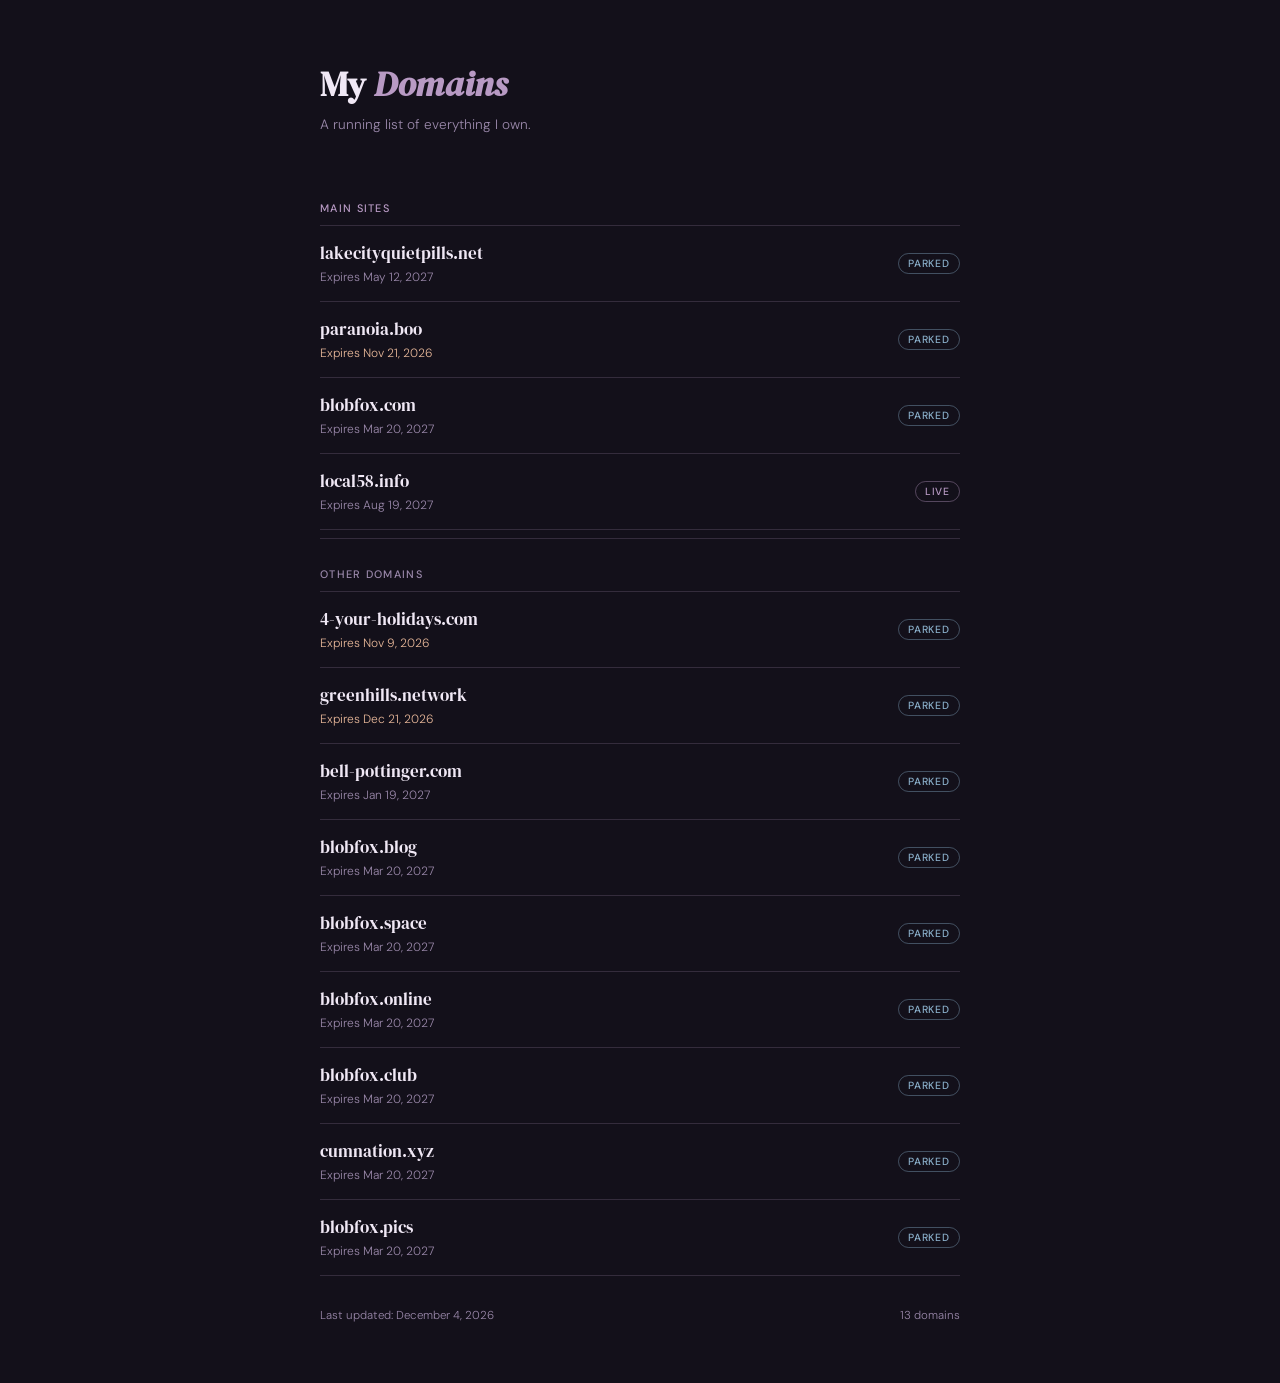
<file: list.html>
<!DOCTYPE html>
<html lang="en">
<head>
  <meta charset="UTF-8">
  <meta name="viewport" content="width=device-width, initial-scale=1.0">
  <title>My Domains</title>
  <link href="https://fonts.googleapis.com/css2?family=DM+Serif+Display:ital@0;1&family=DM+Sans:wght@300;400;500&display=swap" rel="stylesheet">
  <style>
    *, *::before, *::after { box-sizing: border-box; margin: 0; padding: 0; }

    :root {
      --bg:    #13101a;
      --mauve: #b89ac4;
      --dusty: #8aafca;
      --rose:  #d4899a;
      --peach: #e8b89a;
      --light: #f0e8f5;
      --mid:   #9a88aa;
    }

    body {
      background: var(--bg);
      color: var(--light);
      font-family: 'DM Sans', sans-serif;
      font-weight: 300;
      padding: 60px 20px;
      max-width: 680px;
      margin: 0 auto;
    }

    h1 {
      font-family: 'DM Serif Display', serif;
      font-size: 2.2rem;
      margin-bottom: 8px;
    }

    h1 em { font-style: italic; color: var(--mauve); }

    .subtitle {
      font-size: 0.85rem;
      color: var(--mid);
      margin-bottom: 40px;
    }

    ul { list-style: none; border-top: 1px solid rgba(184,154,196,0.2); }

    li {
      border-bottom: 1px solid rgba(184,154,196,0.2);
      padding: 16px 0;
      display: grid;
      grid-template-columns: 1fr auto;
      grid-template-rows: auto auto;
      align-items: center;
      gap: 4px 12px;
    }

    .domain {
      font-family: 'DM Serif Display', serif;
      font-size: 1.05rem;
      text-decoration: none;
      color: var(--light);
      grid-column: 1;
      grid-row: 1;
    }

    .domain:hover { color: var(--mauve); }

    .meta {
      font-size: 0.75rem;
      color: var(--mid);
      grid-column: 1;
      grid-row: 2;
      display: flex;
      gap: 12px;
      align-items: center;
    }

    .expiry { color: var(--mid); }

    .expiry.soon { color: var(--peach); }

    .status {
      font-size: 0.65rem;
      font-weight: 500;
      letter-spacing: 0.08em;
      text-transform: uppercase;
      padding: 3px 9px;
      border-radius: 20px;
      grid-column: 2;
      grid-row: 1 / 3;
      align-self: center;
    }

    .live   { color: var(--mauve); border: 1px solid rgba(184,154,196,0.4); }
    .wip    { color: var(--peach); border: 1px solid rgba(232,184,154,0.4); }
    .parked { color: var(--dusty); border: 1px solid rgba(138,175,202,0.4); }

    .section-label {
      font-size: 0.68rem;
      font-weight: 500;
      letter-spacing: 0.12em;
      text-transform: uppercase;
      color: var(--mauve);
      padding: 28px 0 10px;
    }

    .section-label.other {
      color: var(--mid);
      border-top: 1px solid rgba(184,154,196,0.2);
      margin-top: 8px;
    }

    footer {
      margin-top: 32px;
      font-size: 0.72rem;
      color: var(--mid);
      display: flex;
      justify-content: space-between;
    }
  </style>
</head>
<body>

  <h1>My <em>Domains</em></h1>
  <p class="subtitle">A running list of everything I own.</p>

  <!-- Main Sites -->
  <p class="section-label">Main Sites</p>
  <ul>

    <li>
      <a class="domain" href="http://lakecityquietpills.net" target="_blank">lakecityquietpills.net</a>
      <span class="status parked">Parked</span>
      <span class="meta"><span class="expiry">Expires May 12, 2027</span></span>
    </li>

    <li>
      <a class="domain" href="http://paranoia.boo" target="_blank">paranoia.boo</a>
      <span class="status parked">Parked</span>
      <span class="meta"><span class="expiry soon">Expires Nov 21, 2026</span></span>
    </li>

    <li>
      <a class="domain" href="http://blobfox.com" target="_blank">blobfox.com</a>
      <span class="status parked">Parked</span>
      <span class="meta"><span class="expiry">Expires Mar 20, 2027</span></span>
    </li>

    <li>
      <a class="domain" href="http://local58.info" target="_blank">local58.info</a>
      <span class="status live">Live</span>
      <span class="meta"><span class="expiry">Expires Aug 19, 2027</span></span>
    </li>

  </ul>

  <!-- Other Domains -->
  <p class="section-label other">Other Domains</p>
  <ul>

    <li>
      <a class="domain" href="http://4-your-holidays.com" target="_blank">4-your-holidays.com</a>
      <span class="status parked">Parked</span>
      <span class="meta"><span class="expiry soon">Expires Nov 9, 2026</span></span>
    </li>

    <li>
      <a class="domain" href="http://greenhills.network" target="_blank">greenhills.network</a>
      <span class="status parked">Parked</span>
      <span class="meta"><span class="expiry soon">Expires Dec 21, 2026</span></span>
    </li>

    <li>
      <a class="domain" href="http://bell-pottinger.com" target="_blank">bell-pottinger.com</a>
      <span class="status parked">Parked</span>
      <span class="meta"><span class="expiry">Expires Jan 19, 2027</span></span>
    </li>

    <li>
      <a class="domain" href="http://blobfox.blog" target="_blank">blobfox.blog</a>
      <span class="status parked">Parked</span>
      <span class="meta"><span class="expiry">Expires Mar 20, 2027</span></span>
    </li>

    <li>
      <a class="domain" href="http://blobfox.space" target="_blank">blobfox.space</a>
      <span class="status parked">Parked</span>
      <span class="meta"><span class="expiry">Expires Mar 20, 2027</span></span>
    </li>

    <li>
      <a class="domain" href="http://blobfox.online" target="_blank">blobfox.online</a>
      <span class="status parked">Parked</span>
      <span class="meta"><span class="expiry">Expires Mar 20, 2027</span></span>
    </li>

    <li>
      <a class="domain" href="http://blobfox.club" target="_blank">blobfox.club</a>
      <span class="status parked">Parked</span>
      <span class="meta"><span class="expiry">Expires Mar 20, 2027</span></span>
    </li>

    <li>
      <a class="domain" href="http://cumnation.xyz" target="_blank">cumnation.xyz</a>
      <span class="status parked">Parked</span>
      <span class="meta"><span class="expiry">Expires Mar 20, 2027</span></span>
    </li>

    <li>
      <a class="domain" href="http://blobfox.pics" target="_blank">blobfox.pics</a>
      <span class="status parked">Parked</span>
      <span class="meta"><span class="expiry">Expires Mar 20, 2027</span></span>
    </li>

  </ul>

  <footer>
    <span>Last updated: <span id="last-modified"></span></span>
    <span id="count"></span>
  </footer>

  <script>
    document.getElementById('last-modified').textContent =
      new Date(document.lastModified).toLocaleDateString('en-US', {
        year: 'numeric', month: 'long', day: 'numeric'
      });
    const n = document.querySelectorAll('li').length;
    document.getElementById('count').textContent = n + ' domain' + (n !== 1 ? 's' : '');
  </script>

</body>
</html>
</file>
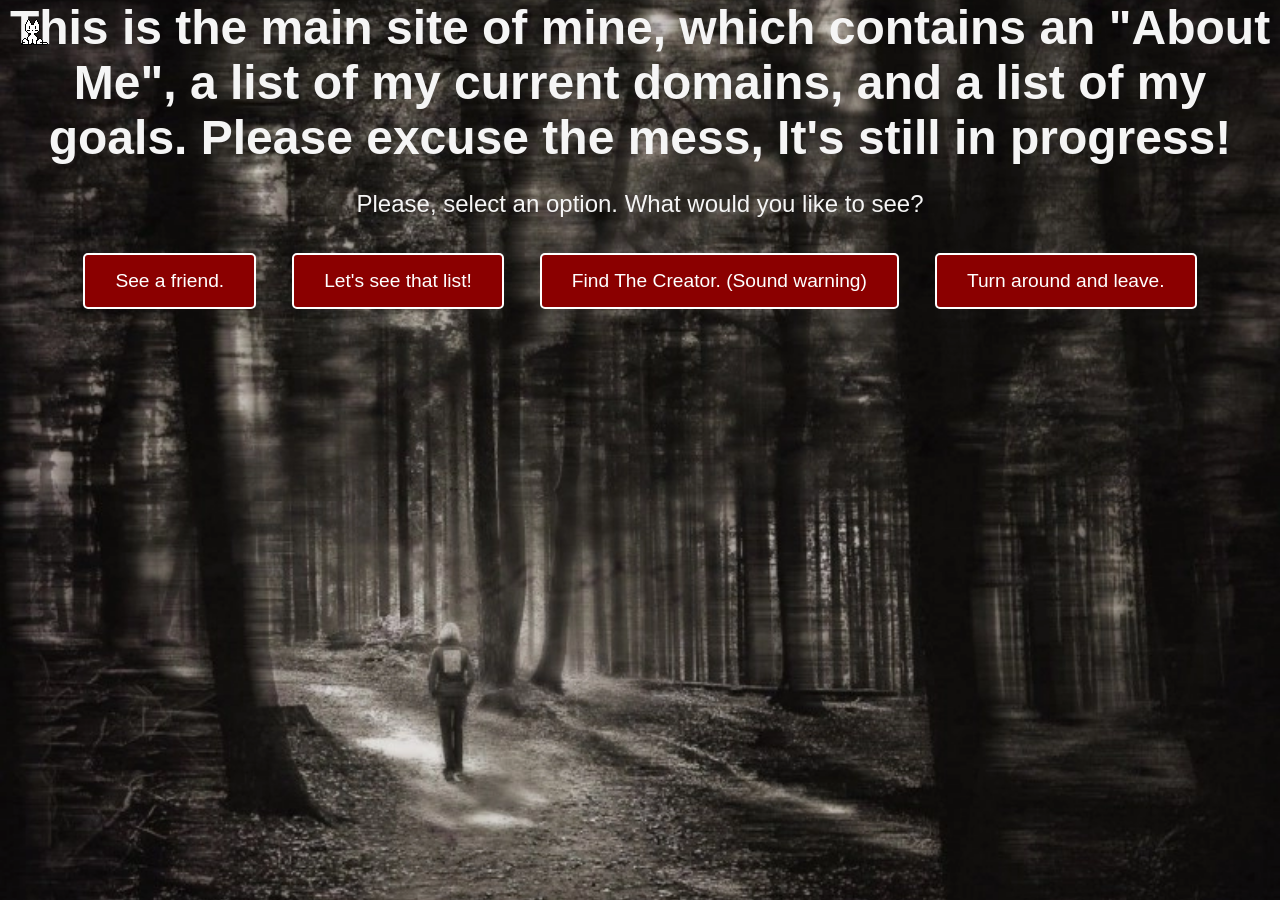
<file: main2.html>
<!DOCTYPE html>
<html lang="en">
<head>
    <meta charset="UTF-8">
    <meta name="viewport" content="width=device-width, initial-scale=1.0">
    <title>Please don't lie again...</title>
    <link rel="stylesheet" href="style.css" />
    
    <style>
        /* Full-page background */
        body {
            margin: 0;
            padding: 0;
            font-family: 'Segoe UI', sans-serif;
            background: url('assets/realization.png') no-repeat center center fixed;
            background-size: cover;
            color: #f5f5f5;
            text-align: center;
        }
        
        <!-- Music -->
          <audio id="bgm" src="assets/forgotten dreams dark ambient music mix-Trimmed by FlexClip.mp3" autoplay loop></audio>
        
        /* Overlay for readability */
        .overlay {
            background-color: rgba(0, 0, 0, 0.6);
            min-height: 100vh;
            display: flex;
            flex-direction: column;
            justify-content: center;
            align-items: center;
            padding: 20px;
        }

        /* Buttons */
        .button {
            display: inline-block;
            margin: 10px;
            padding: 15px 30px;
            font-size: 1.2rem;
            color: #fff;
            background-color: #8B0000;
            border: 2px solid #fff;
            border-radius: 5px;
            text-decoration: none;
            transition: all 0.3s ease;
        }

        .button:hover {
            background-color: #ff0000;
            transform: scale(1.1);
        }

        /* Text area */
        .content {
            max-width: 800px;
            margin: 20px auto;
            font-size: 1.5rem;
            line-height: 1.6;
        }
    </style>
</head>
<body>
    <div class="overlay">
        <h1>This is the main site of mine, which contains an "About Me", a list of my current domains, and a list of my goals. Please excuse the mess, It's still in progress!</h1>

        <div class="content">
            <p>Please, select an option. What would you like to see?</p>
        </div>

        <div class="buttons">
            <a href="/blahaj2.html" class="button">See a friend.</a>
            
            <a href="/list.html" class="button">Let's see that list!</a>
            
            <a href="/contact.html" class="button">Find The Creator. (Sound warning)</a>

            <a href="https://paranoia.com" class="button">Turn around and leave.</a>
        </div>
    </div>
<script src="/assets/oneko.js"></script>

</body>
</html>
</file>
<file: style.css>
html, body {
  margin: 0;
  padding: 0;
  height: 100%;
  width: 100%;
}
* {
  margin: 0;
  padding: 0;
  box-sizing: border-box;
}

body {
  font-family: Arial, sans-serif;
  overflow: hidden;
  color: white;
}

/* Animated background (simple moving gradient) */
#background {
  position: fixed;
  top: 0;
  left: 0;
  width: 100%;
  height: 100%;
  background: linear-gradient(270deg, #1a0028, #33006f, #5500a8);
  background-size: 600% 600%;
  animation: gradientMove 20s ease infinite;
  z-index: -1;
}

@keyframes gradientMove {
  0% { background-position: 0% 50%; }
  50% { background-position: 100% 50%; }
  100% { background-position: 0% 50%; }
}

.container {
  text-align: center;
  margin-top: 20vh;
}

h1 {
  font-size: 3rem;
  margin-bottom: 1rem;
}

.buttons {
  margin-top: 1rem;
  display: flex;
  justify-content: center;
  gap: 1rem;
}

.btn {
  padding: 12px 20px;
  border-radius: 8px;
  background: rgba(255,255,255,0.1);
  backdrop-filter: blur(6px);
  text-decoration: none;
  color: white;
  font-size: 1rem;
  border: 1px solid rgba(255,255,255,0.3);
  transition: 0.2s;
}

.btn:hover {
  background: rgba(255,255,255,0.2);
  transform: scale(1.05);
}
.front {
  position: relative;
  z-index: 10;  /* higher than sparkles */
  color: white; /* make sure it's visible on black */
  font-size: 24px;
}
/* Dark TV Girl–inspired background */
#background {
  position: fixed;
  inset: 0;
  z-index: -1;
  background: linear-gradient(135deg, #1a0b1e, #0f1c2d); /* deep purple-blue gradient */
  overflow: hidden;
}

/* Floating blobs */
.blob {
  position: absolute;
  border-radius: 50%;
  opacity: 0.3;
  filter: blur(50px); /* makes the blob soft and glow-like */
  animation: floatBlob linear infinite;
  mix-blend-mode: screen; /* makes colors mix softly */
}

/* Blob floating animation */
@keyframes floatBlob {
  0% {
    transform: translateY(120vh) translateX(0) scale(var(--s)) rotate(0deg);
    opacity: 0;
  }
  10% {
    opacity: 0.2;
  }
  50% {
    opacity: 0.35;
  }
  90% {
    opacity: 0.2;
  }
  100% {
    transform: translateY(-20vh) translateX(50px) scale(var(--s)) rotate(360deg);
    opacity: 0;
  }
}
</file>
